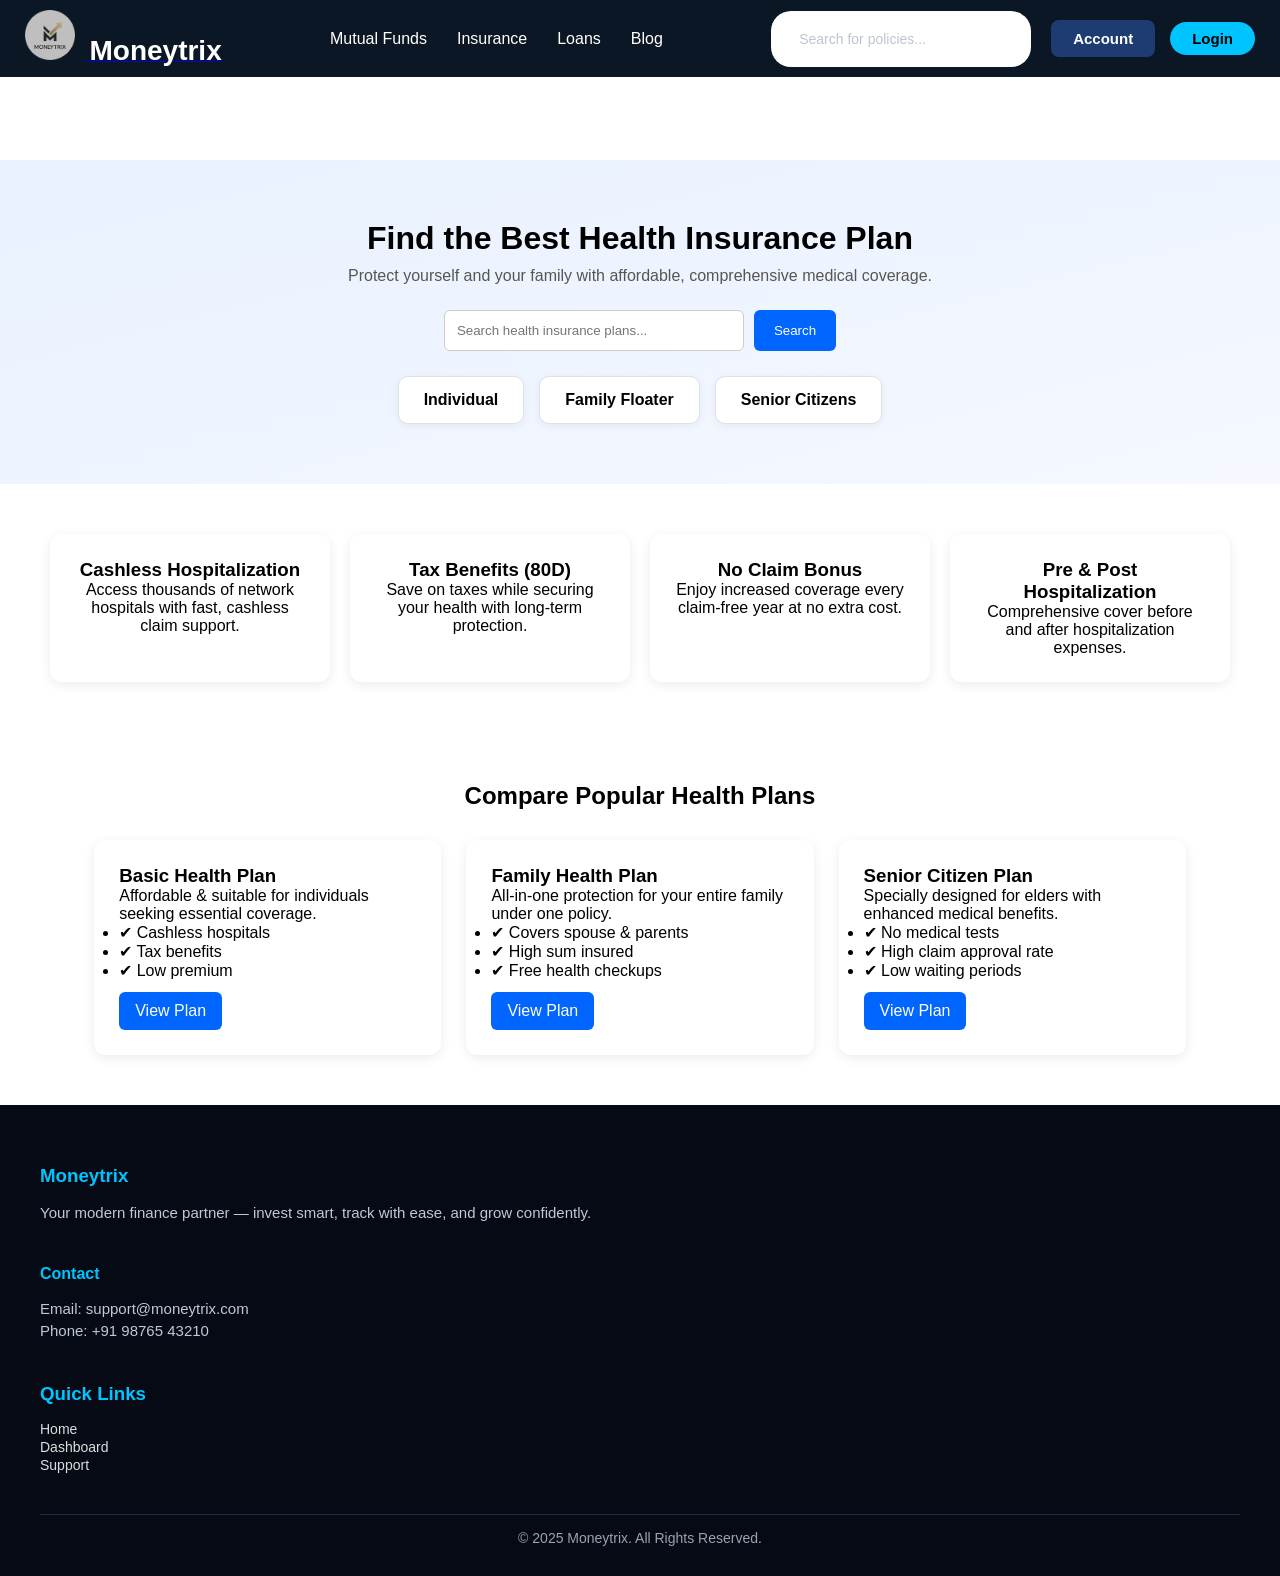
<file: health-insurance.html>
<!DOCTYPE html>
<html lang="en">
<head>
    <meta charset="UTF-8">
    <meta name="viewport" content="width=device-width, initial-scale=1.0">
    <title>Health Insurance | Moneytrix</title>
    <link rel="stylesheet" href="style.css">
    <link rel="stylesheet" href="health-insurance.css">
</head>

<body>

    <nav class="navbar">
        <div class="logo-container">
            <a href="index.html" class="logo-link">
                <img src="xyz.png" class="logo">
                <span class="logoname">Moneytrix</span>
            </a>
        </div>

        <ul class="nav-links">

            <li class="dropdown">
                <a href="#" class="dropbtn">Mutual Funds</a>
                <ul class="dropdown-content">
                    <li><a href="invest.html">Invest in Mutual Funds</a></li>
                    <li><a href="know-your-investor.html">Know Your Investor</a></li>
                    <li><a href="login.html">Login</a></li>
                </ul>
            </li>

            <li class="dropdown">
                <a href="#" class="dropbtn">Insurance</a>
                <ul class="dropdown-content">
                    <li><a href="term-insurance.html">Term Life Insurance</a></li>
                    <li><a href="health-insurance.html">Health Insurance</a></li>
                </ul>
            </li>

            <li><a href="#">Loans</a></li>
            <li><a href="#">Blog</a></li>
        </ul>

        <div class="search-box">
            <input type="text" placeholder="Search for policies...">
        </div>

        <div class="nav-buttons">
            <div class="account-dropdown">
                <button class="account-btn">Account</button>
                <div class="account-menu">
                    <a href="profile.html">My Profile</a>
                    <a href="investments.html">My Investments</a>
                    <a href="transactions.html">My Transactions</a>
                </div>
            </div>

            <a href="login.html" class="login-btn">Login</a>
        </div>
    </nav>

    <header class="hi-hero">
        <h1>Find the Best Health Insurance Plan</h1>
        <p>Protect yourself and your family with affordable, comprehensive medical coverage.</p>

        <div class="hi-search">
            <input type="text" placeholder="Search health insurance plans...">
            <button>Search</button>
        </div>

        <div class="hi-options">
            <div class="option-card">Individual</div>
            <div class="option-card">Family Floater</div>
            <div class="option-card">Senior Citizens</div>
        </div>
    </header>


    <section class="hi-features">

        <div class="hi-card">
            <h3>Cashless Hospitalization</h3>
            <p>Access thousands of network hospitals with fast, cashless claim support.</p>
        </div>

        <div class="hi-card">
            <h3>Tax Benefits (80D)</h3>
            <p>Save on taxes while securing your health with long-term protection.</p>
        </div>

        <div class="hi-card">
            <h3>No Claim Bonus</h3>
            <p>Enjoy increased coverage every claim-free year at no extra cost.</p>
        </div>

        <div class="hi-card">
            <h3>Pre & Post Hospitalization</h3>
            <p>Comprehensive cover before and after hospitalization expenses.</p>
        </div>

    </section>


    <!-- COMPARE -->
    <section class="hi-compare">
        <h2>Compare Popular Health Plans</h2>

        <div class="hi-compare-box">

            <div class="col">
                <h3>Basic Health Plan</h3>
                <p>Affordable & suitable for individuals seeking essential coverage.</p>
                <ul>
                    <li>✔ Cashless hospitals</li>
                    <li>✔ Tax benefits</li>
                    <li>✔ Low premium</li>
                </ul>
                <a href="#" class="plan-btn">View Plan</a>
            </div>

            <div class="col">
                <h3>Family Health Plan</h3>
                <p>All-in-one protection for your entire family under one policy.</p>
                <ul>
                    <li>✔ Covers spouse & parents</li>
                    <li>✔ High sum insured</li>
                    <li>✔ Free health checkups</li>
                </ul>
                <a href="#" class="plan-btn">View Plan</a>
            </div>

            <div class="col">
                <h3>Senior Citizen Plan</h3>
                <p>Specially designed for elders with enhanced medical benefits.</p>
                <ul>
                    <li>✔ No medical tests</li>
                    <li>✔ High claim approval rate</li>
                    <li>✔ Low waiting periods</li>
                </ul>
                <a href="#" class="plan-btn">View Plan</a>
            </div>

        </div>
    </section>

    <footer class="footer">
        <div class="footer-container">
            <div class="footer-section">
                <h3>Moneytrix</h3>
                <p>Your modern finance partner — invest smart, track with ease, and grow confidently.</p>
            </div>

            <div class="footer-section">
                <h4>Contact</h4>
                <p>Email: support@moneytrix.com</p>
                <p>Phone: +91 98765 43210</p>
            </div>

            <div class="footer-section">
                <h3>Quick Links</h3>
                <a href="index.html">Home</a><br>
                <a href="#">Dashboard</a><br>
                <a href="#">Support</a>
            </div>
        </div>

        <div class="footer-bottom">
            <p>© 2025 Moneytrix. All Rights Reserved.</p>
        </div>
    </footer>

</body>
</html>
</file>
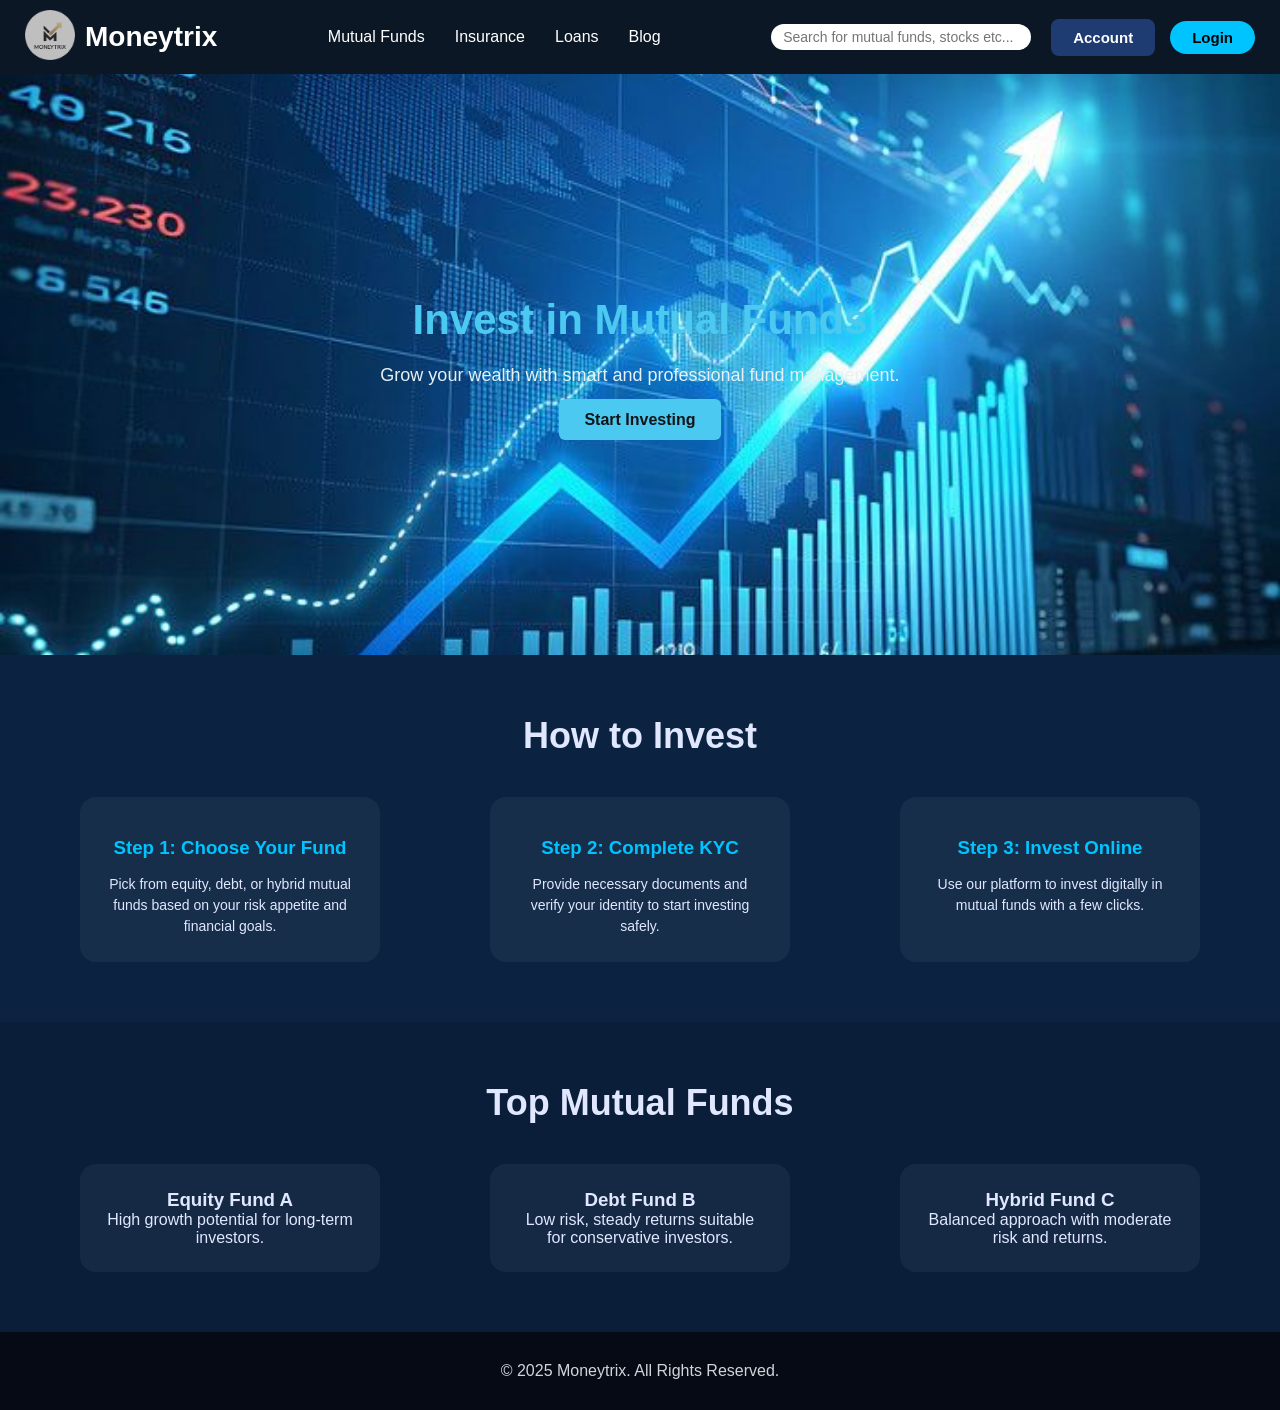
<file: invest.html>
<!DOCTYPE html>
<html lang="en">
<head>
    <meta charset="UTF-8">
    <meta name="viewport" content="width=device-width, initial-scale=1.0">
    <title>Invest in Mutual Funds | Moneytrix</title>
    <link rel="stylesheet" href="invest.css">
</head>
<body>


<nav class="navbar">
    
    <div class="logo-container">
        <a href="index.html" class="logo-link">
            <img src="xyz.png" alt="MoneytrixLogo" class="logo">
        </a>
        <span class="logoname">Moneytrix</span>
    </div>

    <ul class="nav-links">
        <li class="dropdown">
            <a href="#" class="dropbtn">Mutual Funds</a>
            <ul class="dropdown-content">
                <li><a href="invest.html">Invest in Mutual Funds</a></li>
                <li><a href="know-your-investor.html">Know Your Investor</a></li>
            </ul>
        </li>

        <li class="dropdown">
            <a href="#" class="dropbtn">Insurance</a>
            <ul class="dropdown-content">
                <li><a href="term-insurance.html">Term Life Insurance</a></li>
                <li><a href="health-insurance.html">Health Insurance</a></li>
            </ul>
        </li>

        <li><a href="#">Loans</a></li>
        <li><a href="#">Blog</a></li>
    </ul>

    <div class="search-box">
        <input type="text" placeholder="Search for mutual funds, stocks etc...">
    </div>

    <div class="nav-buttons">

        <div class="account-dropdown">
            <button class="account-btn">Account</button>

            <div class="account-menu">
                <a href="profile.html">My Profile</a>
                <a href="investments.html">My Investments</a>
                <a href="transactions.html">My Transactions</a>
            </div>
        </div>

        <a href="login.html" class="login-btn">Login</a>

    </div>

</nav>

     <section class="hero-section">
    <div class="hero-content">
        <h1>Invest in Mutual Funds</h1>
        <p>Grow your wealth with smart and professional fund management.</p>
        <a href="#" class="cta-btn">Start Investing</a>
    </div>
</section>


    <section class="steps">
        <h2>How to Invest</h2>
        <div class="step-cards">
            <div class="step-card">
                <div class="step-icon">
                    
                </div>
                <h3>Step 1: Choose Your Fund</h3>
                <p>Pick from equity, debt, or hybrid mutual funds based on your risk appetite and financial goals.</p>
            </div>

            <div class="step-card">
                <div class="step-icon">
                    
                </div>
                <h3>Step 2: Complete KYC</h3>
                <p>Provide necessary documents and verify your identity to start investing safely.</p>
            </div>

            <div class="step-card">
                <div class="step-icon">
                    
                </div>
                <h3>Step 3: Invest Online</h3>
                <p>Use our platform to invest digitally in mutual funds with a few clicks.</p>
            </div>
        </div>
    </section>

    <section class="recommendations">
        <h2>Top Mutual Funds</h2>
        <div class="recommendation-cards">
            <div class="card">
                
                <h3>Equity Fund A</h3>
                <p>High growth potential for long-term investors.</p>
            </div>

            <div class="card">
                
                <h3>Debt Fund B</h3>
                <p>Low risk, steady returns suitable for conservative investors.</p>
            </div>

            <div class="card">
                
                <h3>Hybrid Fund C</h3>
                <p>Balanced approach with moderate risk and returns.</p>
            </div>
        </div>
    </section>

    <footer class="footer">
        <p>© 2025 Moneytrix. All Rights Reserved.</p>
    </footer>

</body>
</html>
</file>
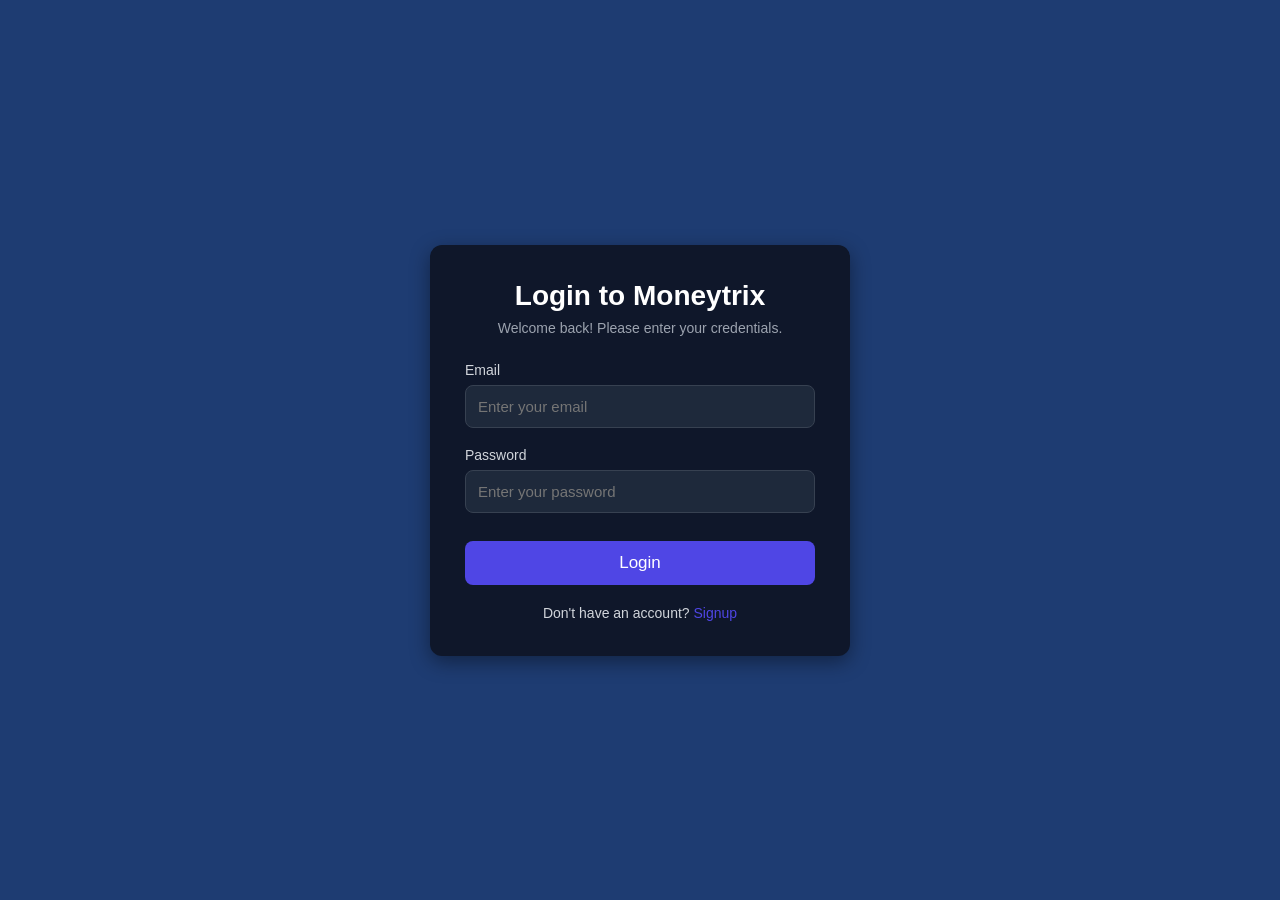
<file: login.html>
<!DOCTYPE html>
<html lang="en">
<head>
    <meta charset="UTF-8">
    <meta name="viewport" content="width=device-width, initial-scale=1.0">
    <title>Moneytrix | Login</title>
    <link rel="stylesheet" href="login.css">
</head>
<body>

<div class="login-container">
    <div class="login-box">
        <h2>Login to Moneytrix</h2>
        <p class="subtitle">Welcome back! Please enter your credentials.</p>

        <form>
            <div class="input-group">
                <label>Email</label>
                <input type="email" placeholder="Enter your email" required>
            </div>

            <div class="input-group">
                <label>Password</label>
                <input type="password" placeholder="Enter your password" required>
            </div>

            <button class="login-btn" type="submit">Login</button>

            <p class="signup-text">
                Don't have an account? <a href="signup.html" class="signup-btn">Signup</a>
            </p>
        </form>
    </div>
</div>

</body>
</html>
</file>
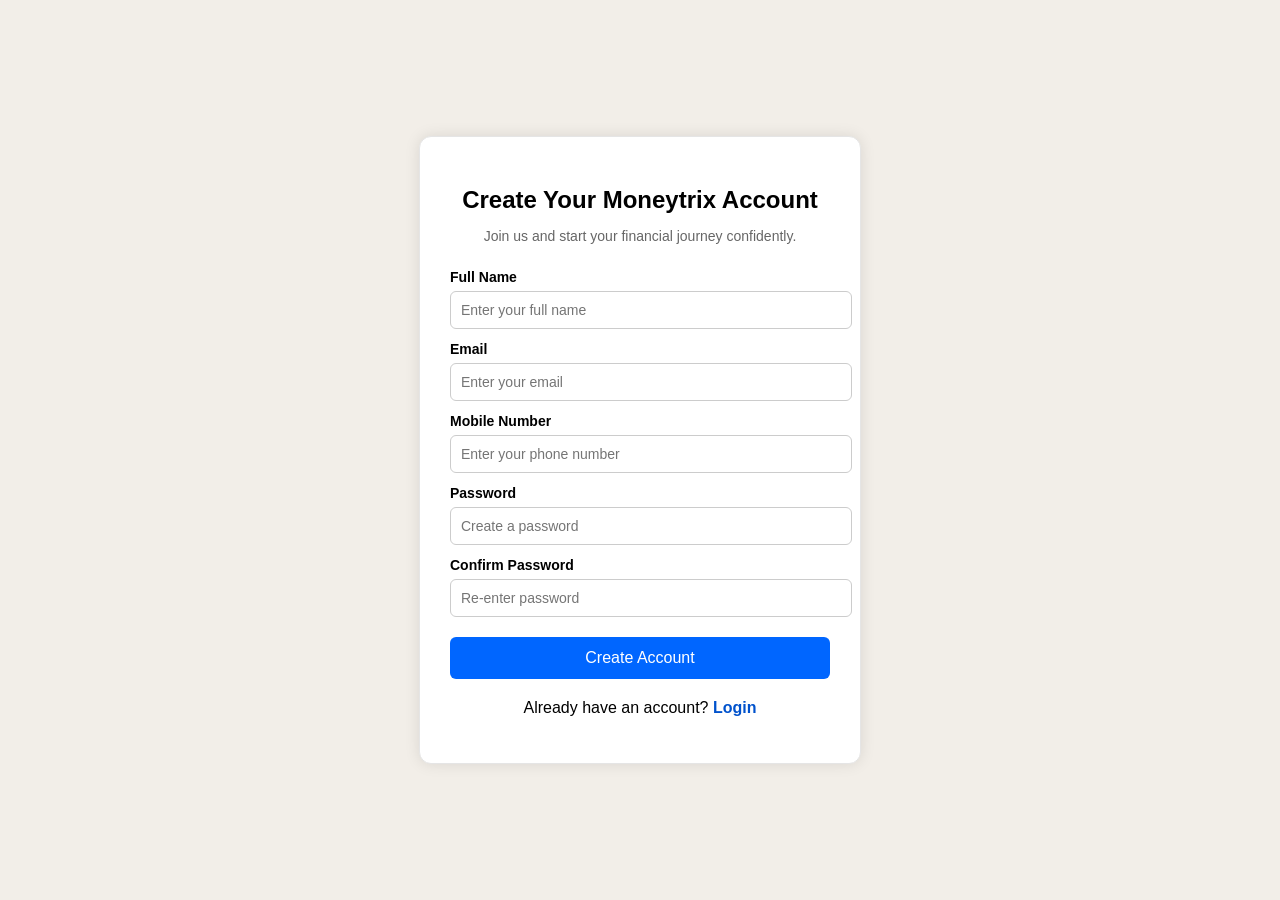
<file: signup.html>
<!DOCTYPE html>
<html lang="en">
<head>
    <meta charset="UTF-8">
    <meta name="viewport" content="width=device-width, initial-scale=1.0">
    <title>Signup | Moneytrix</title>
    <link rel="stylesheet" href="signup.css">
</head>

<body>

    <div class="signup-container">

        <h2>Create Your Moneytrix Account</h2>
        <p class="subtitle">Join us and start your financial journey confidently.</p>

        <form class="signup-form">

            <label>Full Name</label>
            <input type="text" placeholder="Enter your full name" required>

            <label>Email</label>
            <input type="email" placeholder="Enter your email" required>

            <label>Mobile Number</label>
            <input type="tel" placeholder="Enter your phone number" required>

            <label>Password</label>
            <input type="password" placeholder="Create a password" required>

            <label>Confirm Password</label>
            <input type="password" placeholder="Re-enter password" required>

            <button type="submit" class="signup-btn">Create Account</button>

        </form>

        <p class="login-link">
            Already have an account?
            <a href="login.html">Login</a>
        </p>
    </div>

</body>
</html>
</file>
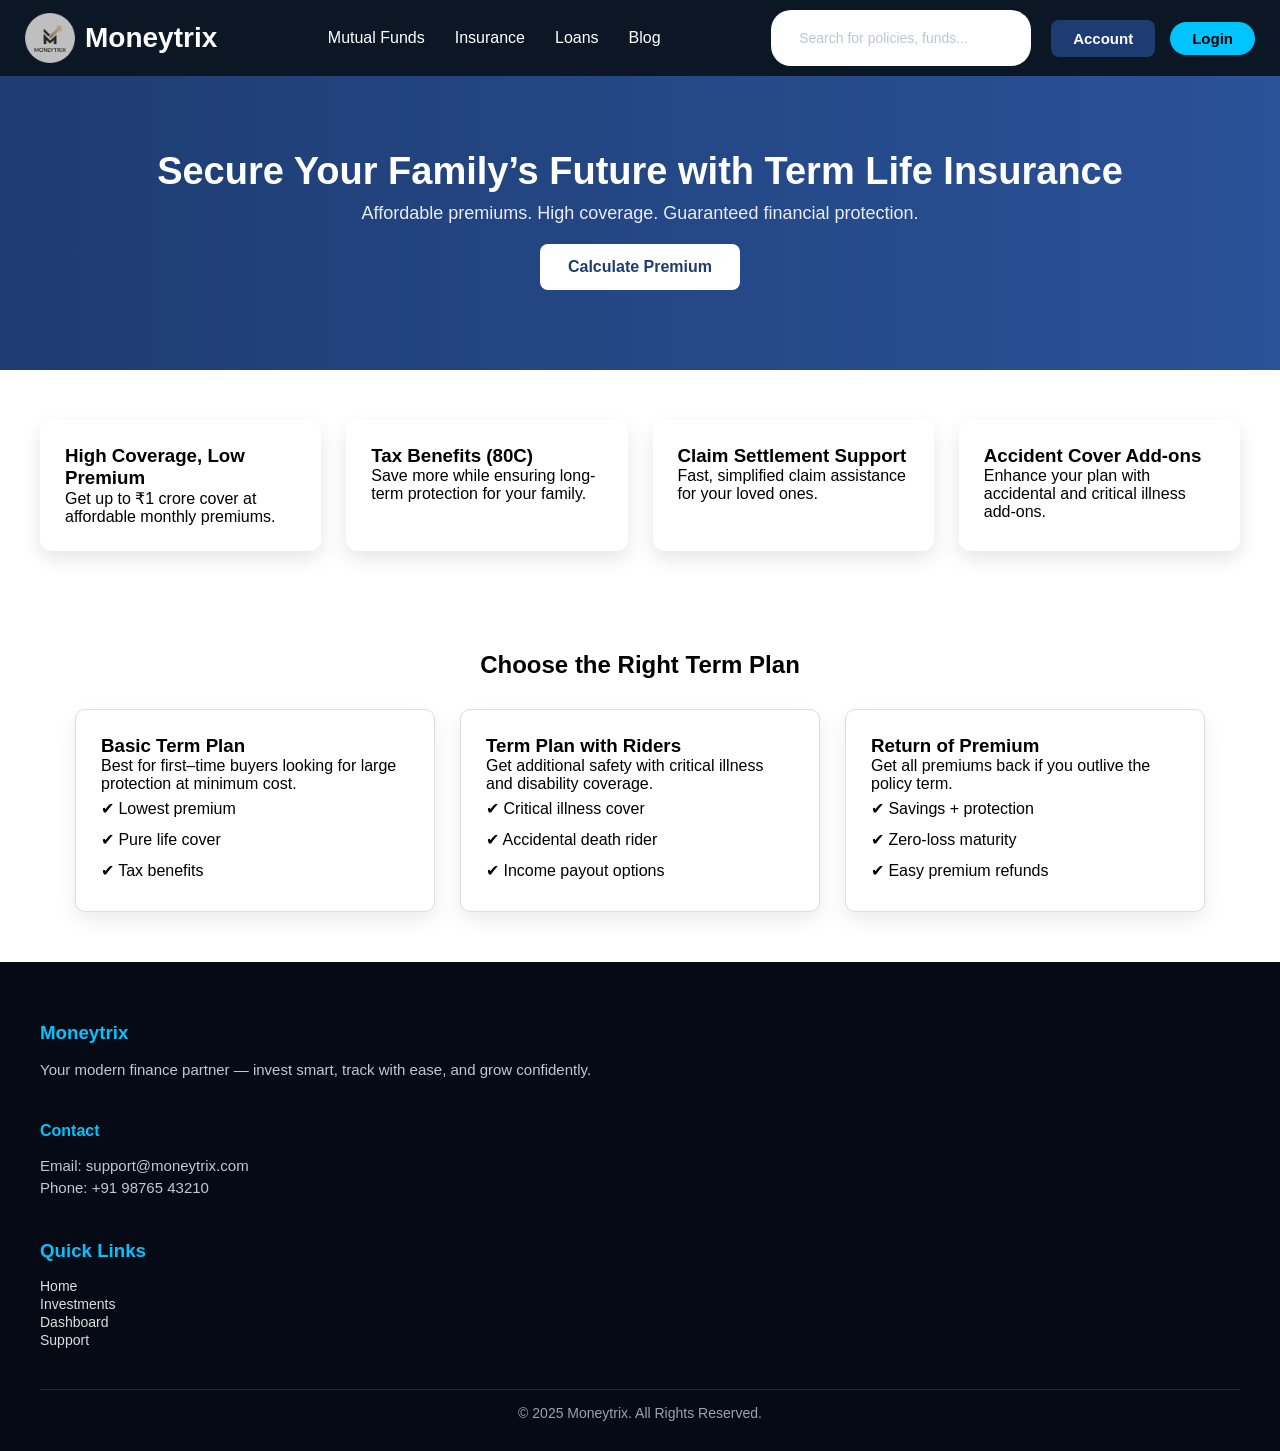
<file: term-insurance.html>
<!DOCTYPE html>
<html lang="en">
<head>
    <meta charset="UTF-8">
    <meta name="viewport" content="width=device-width, initial-scale=1.0">
    <title>Term Life Insurance | Moneytrix</title>
    <link rel="stylesheet" href="style.css"> 
    <link rel="stylesheet" href="term-insurance.css">
</head>

<body>

    <nav class="navbar">
         <div class="logo-container">
    <a href="index.html" class="logo-link">
        <img src="xyz.png" class="logo" alt="MoneytrixLogo">
        <span class="logoname">Moneytrix</span>
    </a>
</div>


        <ul class="nav-links">

            <li class="dropdown">
                <a href="#" class="dropbtn">Mutual Funds</a>
                <ul class="dropdown-content">
                    <li><a href="invest.html">Invest in Mutual Funds</a></li>
                    <li><a href="know-your-investor.html">Know Your Investor</a></li>
                    <li><a href="login.html">Login</a></li>
                </ul>
            </li>

            <li class="dropdown">
                <a href="#" class="dropbtn">Insurance</a>
                <ul class="dropdown-content">
                    <li><a href="term-insurance.html">Term Life Insurance</a></li>
                    <li><a href="health-insurance.html">Health Insurance</a></li>
                </ul>
            </li>

            <li><a href="#">Loans</a></li>
            <li><a href="#">Blog</a></li>
        </ul>

        <div class="search-box">
            <input type="text" placeholder="Search for policies, funds...">
        </div>

        <div class="nav-buttons">

            <div class="account-dropdown">
                <button class="account-btn">Account</button>
                <div class="account-menu">
                    <a href="profile.html">My Profile</a>
                    <a href="investments.html">My Investments</a>
                    <a href="transactions.html">My Transactions</a>
                </div>
            </div>

            <a href="login.html" class="login-btn">Login</a>
        </div>
    </nav>

    <header class="ti-hero">
    <h1>Secure Your Family’s Future with Term Life Insurance</h1>
    <p>Affordable premiums. High coverage. Guaranteed financial protection.</p>

    <a href="#" class="ti-cta" onclick="startInsurance()">Calculate Premium</a>

    <p id="insurance-msg" style="display:none;font-size:18px;margin-top:15px;color:#4CC9F0;"></p>
</header>


    <section class="ti-features">
        <div class="ti-card">
            <h3>High Coverage, Low Premium</h3>
            <p>Get up to ₹1 crore cover at affordable monthly premiums.</p>
        </div>

        <div class="ti-card">
            <h3>Tax Benefits (80C)</h3>
            <p>Save more while ensuring long-term protection for your family.</p>
        </div>

        <div class="ti-card">
            <h3>Claim Settlement Support</h3>
            <p>Fast, simplified claim assistance for your loved ones.</p>
        </div>

        <div class="ti-card">
            <h3>Accident Cover Add-ons</h3>
            <p>Enhance your plan with accidental and critical illness add-ons.</p>
        </div>
    </section>

    <section class="ti-compare">
        <h2>Choose the Right Term Plan</h2>

        <div class="ti-compare-box">
            <div class="col">
                <h3>Basic Term Plan</h3>
                <p>Best for first–time buyers looking for large protection at minimum cost.</p>
                <ul>
                    <li>✔ Lowest premium</li>
                    <li>✔ Pure life cover</li>
                    <li>✔ Tax benefits</li>
                </ul>
            </div>

            <div class="col">
                <h3>Term Plan with Riders</h3>
                <p>Get additional safety with critical illness and disability coverage.</p>
                <ul>
                    <li>✔ Critical illness cover</li>
                    <li>✔ Accidental death rider</li>
                    <li>✔ Income payout options</li>
                </ul>
            </div>

            <div class="col">
                <h3>Return of Premium</h3>
                <p>Get all premiums back if you outlive the policy term.</p>
                <ul>
                    <li>✔ Savings + protection</li>
                    <li>✔ Zero-loss maturity</li>
                    <li>✔ Easy premium refunds</li>
                </ul>
            </div>

        </div>
    </section>


    <footer class="footer">
        <div class="footer-container">
            <div class="footer-section">
                <h3>Moneytrix</h3>
                <p>Your modern finance partner — invest smart, track with ease, and grow confidently.</p>
            </div>

            <div class="footer-section">
                <h4>Contact</h4>
                <p>Email: support@moneytrix.com</p>
                <p>Phone: +91 98765 43210</p>
            </div>

            <div class="footer-section">
                <h3>Quick Links</h3>
                <a href="#">Home</a><br>
                <a href="#">Investments</a><br>
                <a href="#">Dashboard</a><br>
                <a href="#">Support</a>
            </div>
        </div>

        <div class="footer-bottom">
            <p>© 2025 Moneytrix. All Rights Reserved.</p>
        </div>
    </footer>
    <script src="insurance.js"></script>
</body>
</html>
</file>
<file: style.css>
* {
    margin: 0;
    padding: 0;
    box-sizing: border-box;
    font-family: "Inter", sans-serif;
}

body {
    padding-top: 70px; /* adjust based on navbar height */
}

.navbar {
    width: 100%;
    display: flex;
    align-items: center;
    background: #0b1724;
    padding: 10px 25px;
    gap: 20px;
    position: fixed;
    top: 0;
    z-index: 1000;
}

.logo-container {
    display: flex;
    align-items: center;
    gap: 10px;
}
.logo {
    height: 50px;
    width: auto;
}
.logoname {
    font-family: "Poppins", sans-serif;
    font-size: 28px;
    font-weight: 600;
    color: white;
}

.logo-link .logo {
    margin-right: 10px;  
}


.nav-links {
    display: flex;
    gap: 30px;
    margin: 0 auto;
    align-items: center;
}

.nav-links a {
    color: white;
    text-decoration: none;
    font-size: 16px;
    position: relative;
    padding: 6px 0;
}

.nav-links a:hover {
    color: #83d2ff;
}

.nav-links li {
    list-style-type: none;
}

.dropdown {
    position: relative;
}

.dropbtn {
    display: flex;
    align-items: center;
    gap: 5px; 
    cursor: pointer;
    color: white;
    text-decoration: none;
}

.dropdown-content {
    display: none; 
    position: absolute;
    top: 100%;
    background: #0b1724;
    border-radius: 6px;
    box-shadow: 0 4px 8px rgba(0,0,0,0.3);
    padding: 8px 0;
    z-index: 5000;
}

.dropdown-content li {
    list-style: none;
}

.dropdown-content li a {
    display:block;
    padding: 8px 20px;
    color: white;
    font-size: 15px;
}

.dropdown-content li a:hover {
    background: #00c4ff;
    color: black;
    border-radius: 6px;
}

.dropdown:hover .dropdown-content {
    display: block;
}


.search-box {
    position: relative;
    display: flex;
    align-items: center;
    background: white;
    padding: 10px 14px;
    border-radius: 20px;
    width: 260px;
    flex-shrink: 0;
    gap: 8px;
}

.search-box input {
    border: none;
    outline: none;
    width: 100%;
    font-size: 14px;
    padding: 10px 14px;
}

.search-box input::placeholder {
    color: #bcc5d1;
    font-size: 14px;
    text-align: left;
}

.search-box i {
    position: absolute;
    left: 12px;
    top: 50%;
    transform: translateY(-50%);
    color: #9aa5b1;
    font-size: 16px;
    cursor: pointer;
}

.search-box i:hover {
    color: #00c4ff;
}

.nav-buttons {
    display: flex;
    align-items: center;
    gap: 15px;
    flex-shrink: 0;
}

.account-btn {
    padding: 8px 18px;
    border: 2px solid #00c4ff;
    border-radius: 30px;
    color: #00c4ff;
    text-decoration: none;
    font-size: 15px;
}

.account-btn:hover {
    background: #00c4ff;
    color: black;
    transform: scale(1.05);
}

.account-dropdown {
    position: relative;
    display: inline-block;
}

.account-btn {
    padding: 10px 22px;
    background-color: #1e3c72;
    color: white;
    border-radius: 8px;
    text-decoration: none;
    border: none;
    cursor: pointer;
    font-size: 15px;
    font-weight: 600;
    transition: 0.3s;
}

.account-btn:hover {
    background-color: #162b52;
    transform: translateY(-2px);
}

.account-menu {
    display: none;
    position: absolute;
    right: 0;
    background: #ffffff;
    min-width: 180px;
    border: 1px solid #ddd;          
    border-radius: 10px;                 
    box-shadow: 0px 10px 25px rgba(0,0,0,0.15);
    overflow: hidden;
    z-index: 1000;
    animation: fadeIn 0.25s ease-in-out;
}

.account-menu a {
    color: #333;
    padding: 14px 18px;
    text-decoration: none;
    display: block;
    font-size: 15px;
    font-weight: 500;
    border-bottom: 1px solid #eee;   
}

.account-menu a:last-child {
    border-bottom: none;
}

.account-menu a:hover {
    background: #f0f4ff;
    color: #1e3c72;
}

.account-dropdown:hover .account-menu {
    display: block;
}

@keyframes fadeIn {
    from { opacity: 0; transform: translateY(8px); }
    to { opacity: 1; transform: translateY(0); }
}


.login-btn {
    padding: 8px 22px;
    background: #00c4ff;
    border-radius: 30px;
    color: black;
    text-decoration: none;
    font-size: 15px;
    font-weight: 600;
}

.login-btn:hover {
    background: #83d2ff;
    transform: scale(1.05);
}

.hero {
    height: 100vh;
    width: 100%;
    background: none;
    display: flex;
    justify-content: center;
    align-items: center;
    padding: 0 20px;
    overflow: hidden;
    position: relative;
}

.bg-video {
    position: absolute;
    top: 50%;
    left: 50%;
    min-width: 100%;
    min-height: 100%;
    width: auto;
    height: auto;
    transform: translate(-50%, -50%);
    z-index: -1;
    object-fit: cover;
}

.hero-content {
    color: white;
    text-align: center;
    max-width: 700px;
    z-index: 3;
    margin-top: 60px;
}

.hero-content h1 {
    font-size: 50px;
    margin-bottom: 15px;
    font-weight: 700;
}

.hero-content p {
    font-size: 20px;
    margin-bottom: 30px;
    opacity: 0.9;
}

.cta-btn {
    padding: 14px 35px;
    background: #00c4ff;
    color: black;
    border-radius: 40px;
    text-decoration: none;
    font-size: 18px;
    font-weight: 600;
    transition: 0.3s;
}

.cta-btn:hover {
    background: #83d2ff;
    transform: scale(1.05);
}

.features {
    padding: 80px 40px;
    background: #0a1e3a;
    color: #e0e7ff;
    display: grid;
    grid-template-columns: repeat(auto-fit, minmax(350px, 1fr));
    gap: 40px;
    justify-items: center;
}

.feature {
    background: rgba(255, 255, 255, 0.05);
    padding: 30px 25px;
    border-radius: 16px;
    width: 100%;
    max-width: 450px;
    backdrop-filter: blur(8px);
    border: 1px solid rgba(255, 255, 255, 0.1);
    transition: 0.3s ease-in-out;
}

.feature:hover {
    transform: translateY(-5px);
    border-color: #00c4ff;
}

.feature h2 {
    font-size: 24px;
    font-weight: 600;
    margin-bottom: 12px;
    color: #00c4ff;
}

.feature p {
    font-size: 16px;
    color: #cbd5f5;
    line-height: 1.5;
}

.footer {
    background: #050a14;
    color: #d1d5db;
    padding: 60px 40px 30px;
}

.footer-container {
    display: grid;
    gap: 40px;
    margin-bottom: 40px;
}

.footer-section h3,
.footer-section h4 {
    color: #00c4ff;
    margin-bottom: 15px;
    font-weight: 600;
}

.footer-section p {
    color: #c0c8d6;
    line-height: 1.5;
    font-size: 15px;
}

.footer-section a {
    color: #ddd;
    text-decoration: none;
    font-size: 14px;
}

.footer-section a:hover {
    color: #fff;
}

.social-links {
    display: flex;
    flex-direction: column;
    gap: 12px;
}

.social-item {
    display: flex;
    align-items: center;
    color: white;
    text-decoration: none;
    font-size: 16px;
    transition: 0.3s;
}

.social-item i {
    font-size: 20px;
    margin-right: 10px;
}

.social-item:hover {
    color: #1db954;
}


.footer-bottom {
    text-align: center;
    border-top: 1px solid #1e293b;
    padding-top: 15px;
    margin-top: 20px;
}

.footer-bottom p {
    font-size: 14px;
    color: #9ca3af;
}

/* Tablets and smaller (<= 1024px) */
@media (max-width: 1024px) {
    .intro {
        flex-direction: column;
        text-align: center;
    }

    .intro img {
        width: 70%;
    }

    .info-row {
        flex-direction: column;
        align-items: center;
        gap: 25px;
    }

    .navbar {
        flex-wrap: wrap;
        justify-content: center;
        gap: 15px;
    }

    .search-box input {
        width: 250px;
    }
}

/* Mobile devices (<= 768px) */
@media (max-width: 768px) {

    .navbar {
        padding: 15px;
        flex-direction: column;
        gap: 12px;
    }

    .nav-links {
        flex-direction: column;
        gap: 10px;
        text-align: center;
    }

    .nav-buttons {
        flex-direction: column;
        width: 100%;
    }

    .intro {
        padding: 40px 20px;
        flex-direction: column;
        text-align: center;
    }

    .intro img {
        width: 85%;
    }

    .info-card {
        width: 90%;
    }

    .hero-section h1 {
        font-size: 28px;
    }

    .hero-section p {
        font-size: 14px;
    }
}
</file>
<file: health-insurance.css>
.hi-hero {
    margin-top: 90px; 
    text-align: center;
    padding: 60px 20px;
    background: linear-gradient(to bottom right, #e8f1ff, #f5f8ff);
}

.hi-hero h1 {
    font-size: 32px;
    margin-bottom: 10px;
}

.hi-hero p {
    color: #555;
    font-size: 16px;
    margin-bottom: 25px;
}

.hi-search {
    display: flex;
    justify-content: center;
    gap: 10px;
}

.hi-search input {
    width: 300px;
    padding: 12px;
    border-radius: 6px;
    border: 1px solid #ccc;
}

.hi-search button {
    padding: 12px 20px;
    background: #0066ff;
    color: white;
    border: none;
    border-radius: 6px;
    cursor: pointer;
}

.hi-search button:hover {
    background: #0052cc;
}

.hi-options {
    margin-top: 25px;
    display: flex;
    justify-content: center;
    gap: 15px;
}

.option-card {
    background: white;
    padding: 14px 25px;
    border-radius: 10px;
    border: 1px solid #e1e1e1;
    box-shadow: 0 2px 8px rgba(0,0,0,0.06);
    font-weight: 600;
}

.hi-features {
    display: grid;
    grid-template-columns: repeat(4, 1fr);
    gap: 20px;
    padding: 50px;
}

.hi-card {
    background: white;
    padding: 25px;
    border-radius: 12px;
    box-shadow: 0 3px 12px rgba(0,0,0,0.08);
    text-align: center;
}

.hi-compare {
    padding: 50px 20px;
    text-align: center;
}

.hi-compare-box {
    display: flex;
    gap: 25px;
    justify-content: center;
    margin-top: 30px;
}

.col {
    width: 28%;
    background: white;
    padding: 25px;
    border-radius: 12px;
    box-shadow: 0 3px 12px rgba(0,0,0,0.08);
    text-align: left;
}

.plan-btn {
    display: inline-block;
    margin-top: 12px;
    padding: 10px 16px;
    background: #0066ff;
    color: white;
    text-decoration: none;
    border-radius: 6px;
}

.plan-btn:hover {
    background: #0052cc;
}
</file>
<file: invest.css>
* {
    margin: 0;
    padding: 0;
    box-sizing: border-box;
    font-family: "Inter", sans-serif;
}

/* === NAVBAR (Copied & Fixed to match Home Page) === */

body {
    padding-top: 70px; /* Push page content below fixed navbar */
}

.navbar {
    width: 100%;
    display: flex;
    align-items: center;
    background: #0b1724;
    padding: 10px 25px;
    gap: 20px;
    position: fixed;
    top: 0;
    z-index: 1000;
}

.logo-container {
    display: flex;
    align-items: center;
    gap: 10px;
}

.logo {
    height: 50px;
    width: auto;
}

.logoname {
    font-size: 28px;
    font-weight: 600;
    color: white;
}


.nav-links {
    display: flex;
    gap: 30px;
    margin: 0 auto;
    align-items: center;
}

.nav-links li {
    list-style-type: none;
}

.nav-links a {
    color: white;
    text-decoration: none;
    font-size: 16px;
    position: relative;
}

.nav-links a:hover {
    color: #83d2ff;
}

.dropdown {
    position: relative;
}

.dropdown-content {
    display: none;
    position: absolute;
    top: 100%;
    background: #0b1724;
    border-radius: 6px;
    box-shadow: 0 4px 8px rgba(0,0,0,0.3);
    padding: 8px 0;
    z-index: 200;
}

.dropdown-content li a {
    display: block;
    padding: 8px 20px;
    color: white;
    font-size: 15px;
}

.dropdown-content li a:hover {
    background: #00c4ff;
    color: black;
    border-radius: 6px;
}

.dropdown:hover .dropdown-content {
    display: block;
}

.search-box {
    position: relative;
    display: flex;
    align-items: center;
    background: white;
    padding: 5px 12px;
    border-radius: 20px;
    width: 260px;
    flex-shrink: 0;

}

.search-box input {
    border: none;
    outline: none;
    width: 100%;
    font-size: 14px;
}

.nav-buttons {
    display: flex;
    align-items: center;
    gap: 15px;
}

.account-dropdown {
    position: relative;
}

.account-btn {
    padding: 10px 22px;
    background-color: #1e3c72;
    color: white;
    border-radius: 8px;
    cursor: pointer;
    font-size: 15px;
    font-weight: 600;
    border: none;
    transition: 0.3s;
}

.account-btn:hover {
    background-color: #162b52;
}

.account-menu {
    display: none;
    position: absolute;
    right: 0;
    background: white;
    min-width: 180px;
    border: 1px solid #ddd;
    border-radius: 10px;
    box-shadow: 0px 10px 25px rgba(0,0,0,0.15);
    overflow: hidden;
    z-index: 1000;
}

.account-menu a {
    padding: 14px 18px;
    display: block;
    color: #333;
    text-decoration: none;
    border-bottom: 1px solid #eee;
}

.account-menu a:hover {
    background: #f0f4ff;
    color: #1e3c72;
}

.account-dropdown:hover .account-menu {
    display: block;
}

.login-btn {
    padding: 8px 22px;
    background: #00c4ff;
    border-radius: 30px;
    color: black;
    text-decoration: none;
    font-size: 15px;
    font-weight: 600;
}

.login-btn:hover {
    background: #83d2ff;
}

.hero-section {
    width: 100%;
    min-height: 65vh;
    background: url("hero-invest.png") center/cover no-repeat;
    display: flex;
    align-items: center;
    justify-content: center;
    text-align: center;
    padding: 60px 30px;
    color: #ffffff;
    position: relative;
}


.hero-content {
    position: relative;
    max-width: 650px;
    z-index: 2;
}

.hero-content h1 {
    font-size: 42px;
    font-weight: 700;
    color: #4CC9F0;
    margin-bottom: 18px;
}

.hero-content p {
    font-size: 18px;
    line-height: 1.5;
    color: #E6F1F5;
    margin-bottom: 22px;
}

.cta-btn {
    background: #4CC9F0;
    color: #121417;
    padding: 12px 25px;
    border-radius: 6px;
    text-decoration: none;
    font-weight: 600;
    transition: 0.25s;
}

.cta-btn:hover {
    background: #3AB7DB;
}


.steps {
    padding: 60px 40px;
    background: #0b2340;
    color: #e0e7ff;
}

.steps h2 {
    text-align: center;
    font-size: 36px;
    margin-bottom: 40px;
}

.step-cards {
    display: flex;
    justify-content: space-around;
    flex-wrap: wrap;
    gap: 30px;
}

.step-card {
    background: rgba(255, 255, 255, 0.05);
    border-radius: 16px;
    padding: 25px;
    width: 300px;
    text-align: center;
}

.step-card h3 {
    color: #00c4ff;
    margin: 15px 0;
}

.step-card p {
    font-size: 14px;
    line-height: 1.5;
}


.recommendations {
    padding: 60px 40px;
    background: #0a1e3a;
    color: #e0e7ff;
}

.recommendations h2 {
    text-align: center;
    font-size: 36px;
    margin-bottom: 40px;
}

.recommendation-cards {
    display: flex;
    justify-content: space-around;
    flex-wrap: wrap;
    gap: 30px;
}

.card {
    background: rgba(255, 255, 255, 0.05);
    border-radius: 16px;
    padding: 25px;
    width: 300px;
    text-align: center;
}


.footer {
    background: #050a14;
    color: #d1d5db;
    text-align: center;
    padding: 30px 20px;
}

/* Tablets and smaller (<= 1024px) */
@media (max-width: 1024px) {
    .intro {
        flex-direction: column;
        text-align: center;
    }

    .intro img {
        width: 70%;
    }

    .info-row {
        flex-direction: column;
        align-items: center;
        gap: 25px;
    }

    .navbar {
        flex-wrap: wrap;
        justify-content: center;
        gap: 15px;
    }

    .search-box input {
        width: 250px;
    }
}

/* Mobile devices (<= 768px) */
@media (max-width: 768px) {

    .navbar {
        padding: 15px;
        flex-direction: column;
        gap: 12px;
    }

    .nav-links {
        flex-direction: column;
        gap: 10px;
        text-align: center;
    }

    .nav-buttons {
        flex-direction: column;
        width: 100%;
    }

    .intro {
        padding: 40px 20px;
        flex-direction: column;
        text-align: center;
    }

    .intro img {
        width: 85%;
    }

    .info-card {
        width: 90%;
    }

    .hero-section h1 {
        font-size: 28px;
    }

    .hero-section p {
        font-size: 14px;
    }
}
</file>
<file: login.css>
* {
    margin: 0;
    padding: 0;
    box-sizing: border-box;
    font-family: "Poppins", sans-serif;
}

body {
    min-height: 100vh;
    display: flex;
    align-items: center;
    justify-content: center;
    padding: 20px;
    background: #1e3c72; 
}

.login-container {
    width: 100%;
    max-width: 420px;
}

.login-box {
    background: #0f172a;
    padding: 35px;
    border-radius: 12px;
    box-shadow: 0px 6px 20px rgba(0,0,0,0.4);
    text-align: center;
}

.login-box h2 {
    color: #ffffff;
    font-size: 28px;
    margin-bottom: 8px;
}

.subtitle {
    color: #9ca3af;
    font-size: 14px;
    margin-bottom: 25px;
}

.input-group {
    text-align: left;
    margin-bottom: 18px;
}

.input-group label {
    color: #d1d5db;
    font-size: 14px;
}

.input-group input {
    width: 100%;
    padding: 12px;
    margin-top: 6px;
    border-radius: 8px;
    border: 1px solid #374151;
    background: #1e293b;
    color: white;
    font-size: 15px;
}

.input-group input:focus {
    border-color: #4f46e5;
    outline: none;
}

.login-btn {
    width: 100%;
    padding: 12px;
    background: #4f46e5;
    border: none;
    border-radius: 8px;
    color: white;
    font-size: 17px;
    cursor: pointer;
    transition: 0.3s;
    margin-top: 10px;
}

.login-btn:hover {
    background: #4338ca;
}

.signup-text {
    color: #d1d5db;
    margin-top: 20px;
    font-size: 14px;
}

.signup-text a {
    color: #4f46e5;
    text-decoration: none;
}

.signup-text a:hover {
    text-decoration: underline;
}

/* Tablets and smaller (<= 1024px) */
@media (max-width: 1024px) {
    .intro {
        flex-direction: column;
        text-align: center;
    }

    .intro img {
        width: 70%;
    }

    .info-row {
        flex-direction: column;
        align-items: center;
        gap: 25px;
    }

    .navbar {
        flex-wrap: wrap;
        justify-content: center;
        gap: 15px;
    }

    .search-box input {
        width: 250px;
    }
}

/* Mobile devices (<= 768px) */
@media (max-width: 768px) {

    .navbar {
        padding: 15px;
        flex-direction: column;
        gap: 12px;
    }

    .nav-links {
        flex-direction: column;
        gap: 10px;
        text-align: center;
    }

    .nav-buttons {
        flex-direction: column;
        width: 100%;
    }

    .intro {
        padding: 40px 20px;
        flex-direction: column;
        text-align: center;
    }

    .intro img {
        width: 85%;
    }

    .info-card {
        width: 90%;
    }

    .hero-section h1 {
        font-size: 28px;
    }

    .hero-section p {
        font-size: 14px;
    }
}
</file>
<file: signup.css>
body {
    font-family: Arial, sans-serif;
    background: #f2eee8;
    margin: 0;
    display: flex;
    justify-content: center;
    align-items: center;
    height: 100vh;
}

.signup-container {
    background: white;
    width: 380px;
    padding: 30px;
    border-radius: 12px;
    box-shadow: 0 0 15px rgba(0,0,0,0.1);
    text-align: center;
    border: 1px solid #e5e5e5;
}

h2 {
    margin-bottom: 10px;
    font-weight: 700;
}

.subtitle {
    color: #666;
    margin-bottom: 25px;
    font-size: 14px;
}

.signup-form {
    text-align: left;
}

.signup-form label {
    font-size: 14px;
    font-weight: 600;
    margin-top: 12px;
    display: block;
}

.signup-form input {
    width: 100%;
    padding: 10px;
    margin-top: 6px;
    border: 1px solid #ccc;
    border-radius: 6px;
    font-size: 14px;
}

.signup-btn {
    margin-top: 20px;
    width: 100%;
    padding: 12px;
    background-color: #0066ff;
    color: white;
    border: none;
    border-radius: 6px;
    font-size: 16px;
    cursor: pointer;
}

.signup-btn:hover {
    background-color: #0052cc;
}

.login-link {
    margin-top: 20px;
}

.login-link a {
    color: #0052cc;
    text-decoration: none;
    font-weight: bold;
}

/* Tablets and smaller (<= 1024px) */
@media (max-width: 1024px) {
    .intro {
        flex-direction: column;
        text-align: center;
    }

    .intro img {
        width: 70%;
    }

    .info-row {
        flex-direction: column;
        align-items: center;
        gap: 25px;
    }

    .navbar {
        flex-wrap: wrap;
        justify-content: center;
        gap: 15px;
    }

    .search-box input {
        width: 250px;
    }
}

/* Mobile devices (<= 768px) */
@media (max-width: 768px) {

    .navbar {
        padding: 15px;
        flex-direction: column;
        gap: 12px;
    }

    .nav-links {
        flex-direction: column;
        gap: 10px;
        text-align: center;
    }

    .nav-buttons {
        flex-direction: column;
        width: 100%;
    }

    .intro {
        padding: 40px 20px;
        flex-direction: column;
        text-align: center;
    }

    .intro img {
        width: 85%;
    }

    .info-card {
        width: 90%;
    }

    .hero-section h1 {
        font-size: 28px;
    }

    .hero-section p {
        font-size: 14px;
    }
}
</file>
<file: term-insurance.css>
.logo-link {
    display: flex;
    align-items: center;
    text-decoration: none;
    color: inherit;
}

.ti-hero {
    background: linear-gradient(to right, #1e3c72, #2a5298);
    color: white;
    text-align: center;
    padding: 80px 20px;
}

.ti-hero h1 {
    font-size: 38px;
    margin-bottom: 10px;
}

.ti-hero p {
    font-size: 18px;
    opacity: 0.9;
}

.ti-cta {
    margin-top: 20px;
    display: inline-block;
    background: white;
    color: #1e3c72;
    padding: 14px 28px;
    border-radius: 8px;
    font-weight: bold;
    text-decoration: none;
    transition: 0.3s ease;
}

.ti-cta:hover {
    background: #f2f2f2;
}

/* FEATURES */
.ti-features {
    display: grid;
    grid-template-columns: repeat(4, 1fr);
    gap: 25px;
    padding: 50px 40px;
}

.ti-card {
    background: #ffffff;
    padding: 25px;
    border-radius: 12px;
    box-shadow: 0px 8px 20px rgba(0,0,0,0.1);
    transition: 0.3s;
}

.ti-card:hover {
    transform: translateY(-5px);
}

/* COMPARISON SECTION */
.ti-compare {
    padding: 50px 40px;
    text-align: center;
}

.ti-compare h2 {
    margin-bottom: 30px;
}

.ti-compare-box {
    display: flex;
    justify-content: center;
    gap: 25px;
}

.ti-compare-box .col {
    background: white;
    padding: 25px;
    width: 30%;
    border-radius: 10px;
    border: 1px solid #ddd;
    text-align: left;
    box-shadow: 0px 8px 20px rgba(0,0,0,0.08);
}

.ti-compare-box ul {
    padding-left: 0;
}

.ti-compare-box li {
    list-style: none;
    padding: 6px 0;
}

/* Tablets and smaller (<= 1024px) */
@media (max-width: 1024px) {
    .intro {
        flex-direction: column;
        text-align: center;
    }

    .intro img {
        width: 70%;
    }

    .info-row {
        flex-direction: column;
        align-items: center;
        gap: 25px;
    }

    .navbar {
        flex-wrap: wrap;
        justify-content: center;
        gap: 15px;
    }

    .search-box input {
        width: 250px;
    }
}

/* Mobile devices (<= 768px) */
@media (max-width: 768px) {

    .navbar {
        padding: 15px;
        flex-direction: column;
        gap: 12px;
    }

    .nav-links {
        flex-direction: column;
        gap: 10px;
        text-align: center;
    }

    .nav-buttons {
        flex-direction: column;
        width: 100%;
    }

    .intro {
        padding: 40px 20px;
        flex-direction: column;
        text-align: center;
    }

    .intro img {
        width: 85%;
    }

    .info-card {
        width: 90%;
    }

    .hero-section h1 {
        font-size: 28px;
    }

    .hero-section p {
        font-size: 14px;
    }
}
</file>
